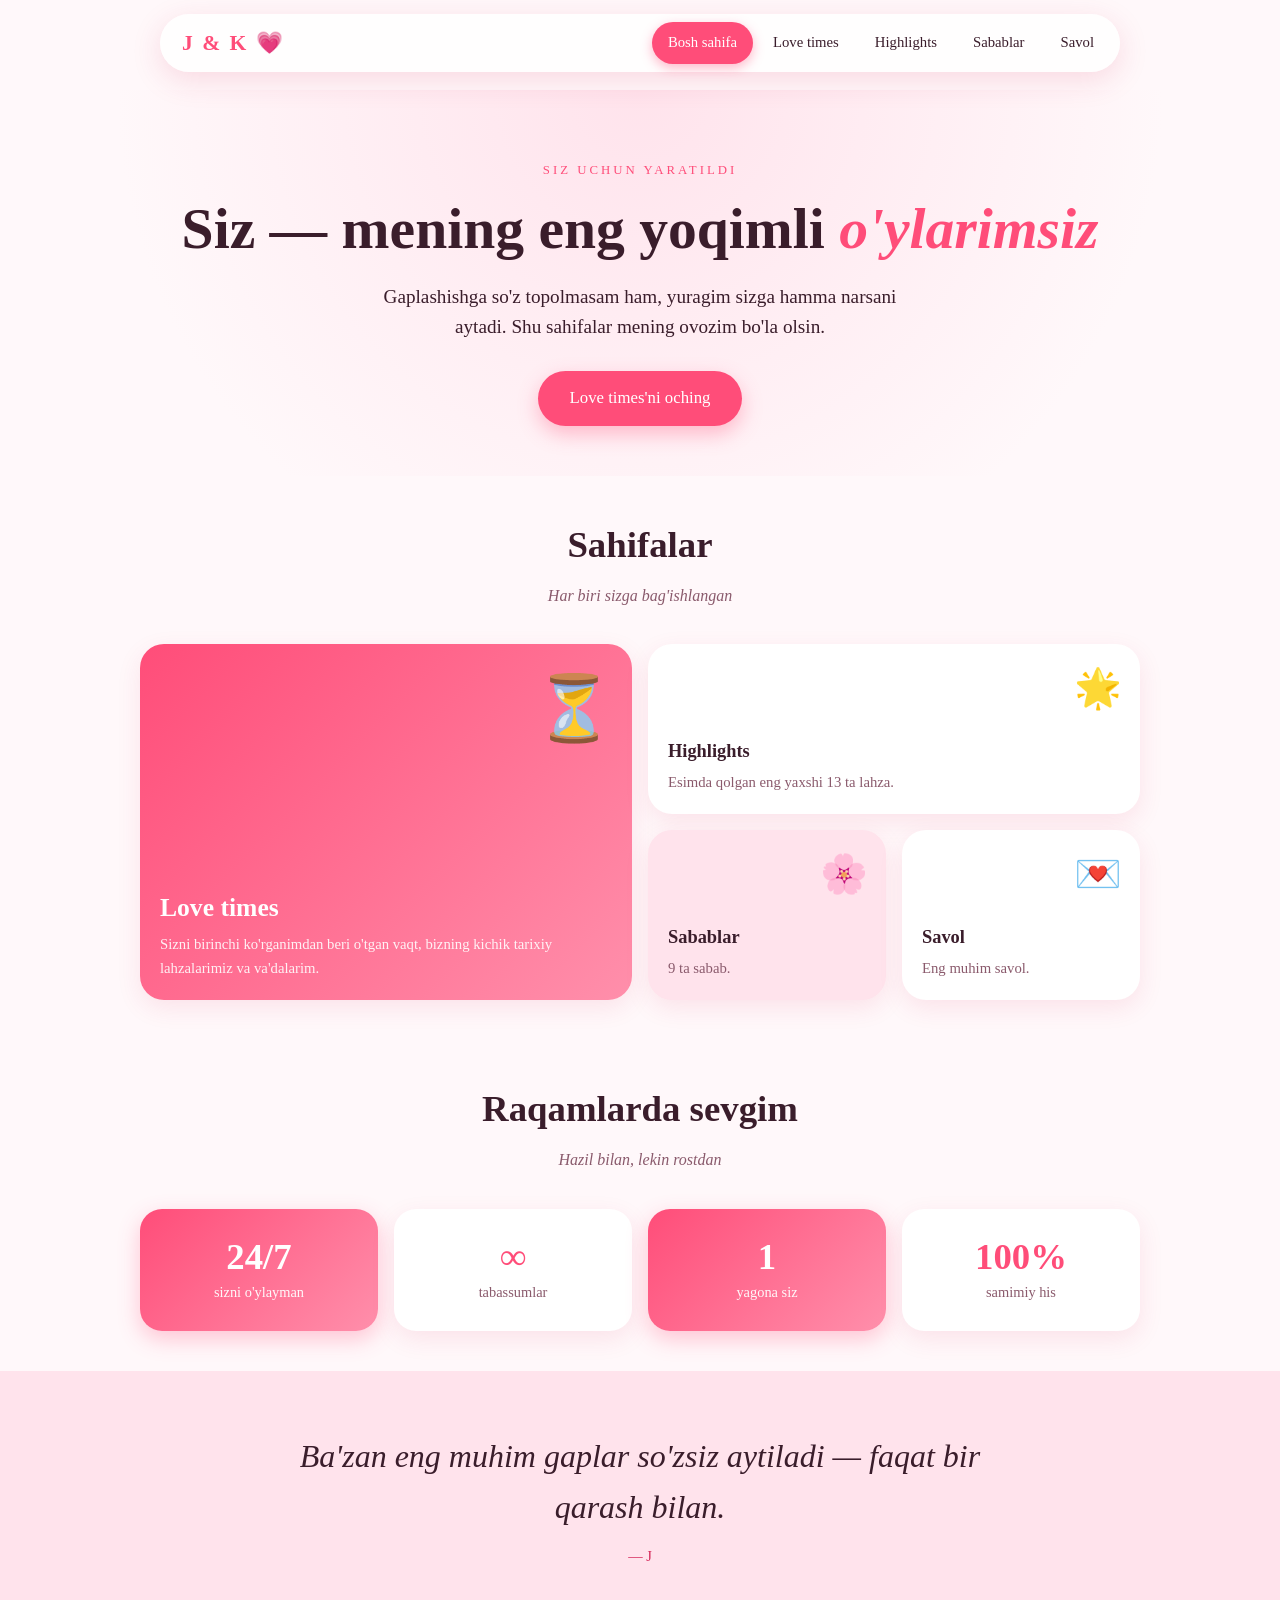
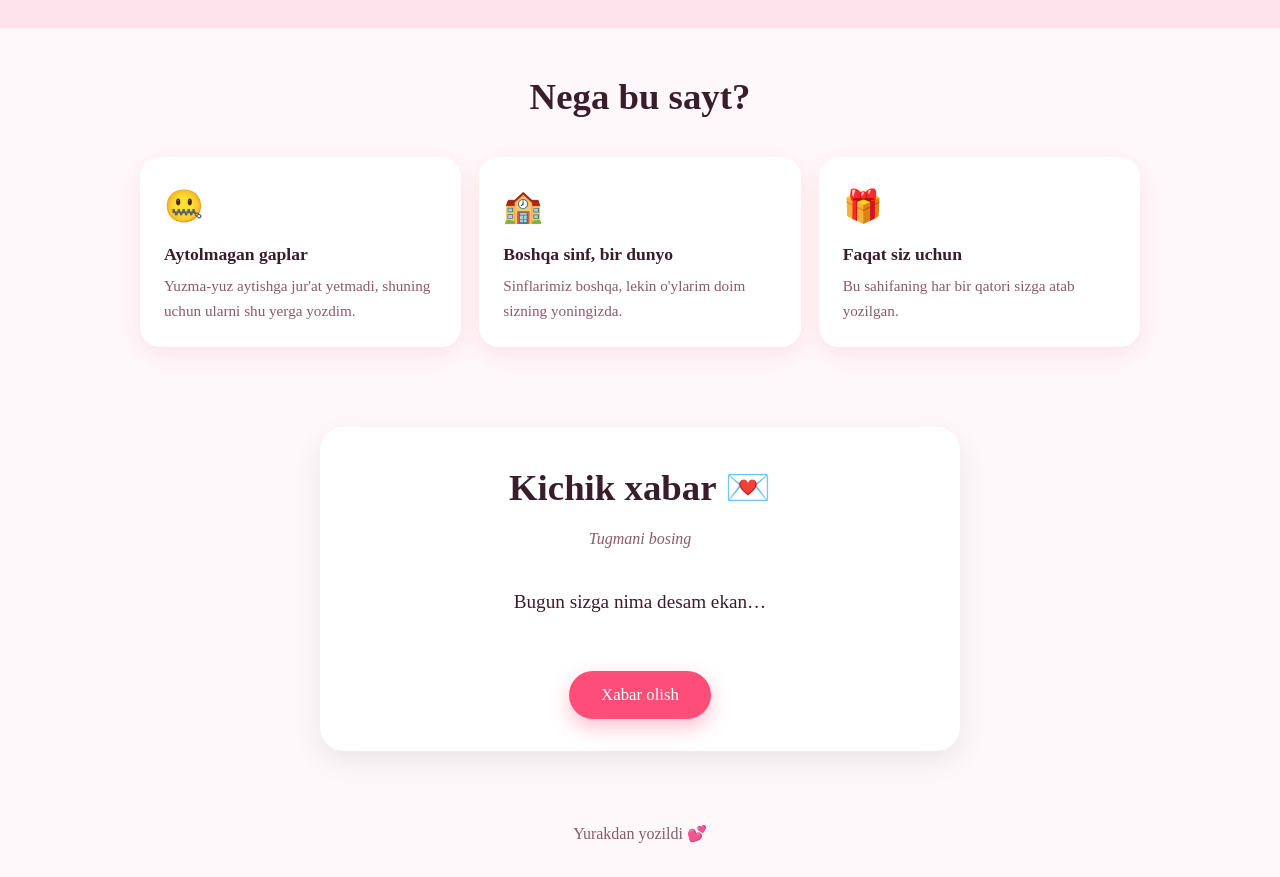
<file: index.html>
<!DOCTYPE html>
<html lang="uz">

<head>
    <meta charset="UTF-8">
    <meta name="viewport" content="width=device-width, initial-scale=1.0">
    <meta name="google-site-verification" content="iVejlOu7AwuIZnRMknIH1VVG9mCqDDyuB6DONfmsVPE" />
    <title>Love times</title>
    <link rel="stylesheet" href="style.css">
</head>

<body>
    <div class="hearts" id="hearts" aria-hidden="true"></div>

    <header class="nav">
        <a class="logo" href="index.html">J &amp; K 💗</a>
        <button class="nav-toggle" id="nav-toggle" aria-label="Menyu" aria-expanded="false">☰</button>
        <nav class="nav-links" id="nav-links">
            <a href="index.html" class="active">Bosh sahifa</a>
            <a href="love-times.html">Love times</a>
            <a href="highlights.html">Highlights</a>
            <a href="reasons.html">Sabablar</a>
            <a href="question.html">Savol</a>
        </nav>
    </header>

    <main>
        <section class="hero">
            <div class="container">
                <p class="eyebrow">Siz uchun yaratildi</p>
                <h1>Siz — mening eng yoqimli <span>o'ylarimsiz</span></h1>
                <p class="lead">Gaplashishga so'z topolmasam ham, yuragim sizga hamma narsani aytadi. Shu sahifalar
                    mening ovozim bo'la olsin.</p>
                <a href="love-times.html" class="btn">Love times'ni oching</a>
            </div>
        </section>

        <section class="block">
            <div class="container">
                <div class="section-head">
                    <h2>Sahifalar</h2>
                    <p class="hint">Har biri sizga bag'ishlangan</p>
                </div>
                <div class="bento">
                    <a class="tile big pink" href="love-times.html">
                        <span class="emoji">⏳</span>
                        <h3>Love times</h3>
                        <p>Sizni birinchi ko'rganimdan beri o'tgan vaqt, bizning kichik tarixiy lahzalarimiz va
                            va'dalarim.</p>
                    </a>
                    <a class="tile wide" href="highlights.html">
                        <span class="emoji">🌟</span>
                        <h3>Highlights</h3>
                        <p>Esimda qolgan eng yaxshi 13 ta lahza.</p>
                    </a>
                    <a class="tile soft" href="reasons.html">
                        <span class="emoji">🌸</span>
                        <h3>Sabablar</h3>
                        <p>9 ta sabab.</p>
                    </a>
                    <a class="tile" href="question.html">
                        <span class="emoji">💌</span>
                        <h3>Savol</h3>
                        <p>Eng muhim savol.</p>
                    </a>
                </div>
            </div>
        </section>

        <section class="block">
            <div class="container">
                <div class="section-head">
                    <h2>Raqamlarda sevgim</h2>
                    <p class="hint">Hazil bilan, lekin rostdan</p>
                </div>
                <div class="stats">
                    <div class="stat"><b>24/7</b><span>sizni o'ylayman</span></div>
                    <div class="stat light"><b>∞</b><span>tabassumlar</span></div>
                    <div class="stat"><b>1</b><span>yagona siz</span></div>
                    <div class="stat light"><b>100%</b><span>samimiy his</span></div>
                </div>
            </div>
        </section>

        <section class="quote-band">
            <div class="container">
                <blockquote>
                    Ba'zan eng muhim gaplar so'zsiz aytiladi — faqat bir qarash bilan.
                    <small>— J</small>
                </blockquote>
            </div>
        </section>

        <section class="block">
            <div class="container">
                <div class="section-head">
                    <h2>Nega bu sayt?</h2>
                </div>
                <div class="grid-3">
                    <div class="info">
                        <span class="emoji">🤐</span>
                        <h3>Aytolmagan gaplar</h3>
                        <p>Yuzma-yuz aytishga jur'at yetmadi, shuning uchun ularni shu yerga yozdim.</p>
                    </div>
                    <div class="info">
                        <span class="emoji">🏫</span>
                        <h3>Boshqa sinf, bir dunyo</h3>
                        <p>Sinflarimiz boshqa, lekin o'ylarim doim sizning yoningizda.</p>
                    </div>
                    <div class="info">
                        <span class="emoji">🎁</span>
                        <h3>Faqat siz uchun</h3>
                        <p>Bu sahifaning har bir qatori sizga atab yozilgan.</p>
                    </div>
                </div>
            </div>
        </section>

        <section class="block">
            <div class="container">
                <div class="note-box">
                    <h2>Kichik xabar 💌</h2>
                    <p class="hint">Tugmani bosing</p>
                    <p class="note-text" id="note-text">Bugun sizga nima desam ekan…</p>
                    <button class="btn" id="note-btn">Xabar olish</button>
                </div>
            </div>
        </section>
    </main>

    <footer>
        <p>Yurakdan yozildi 💕</p>
    </footer>
    <script src="app.js"></script>
</body>

</html>
</file>
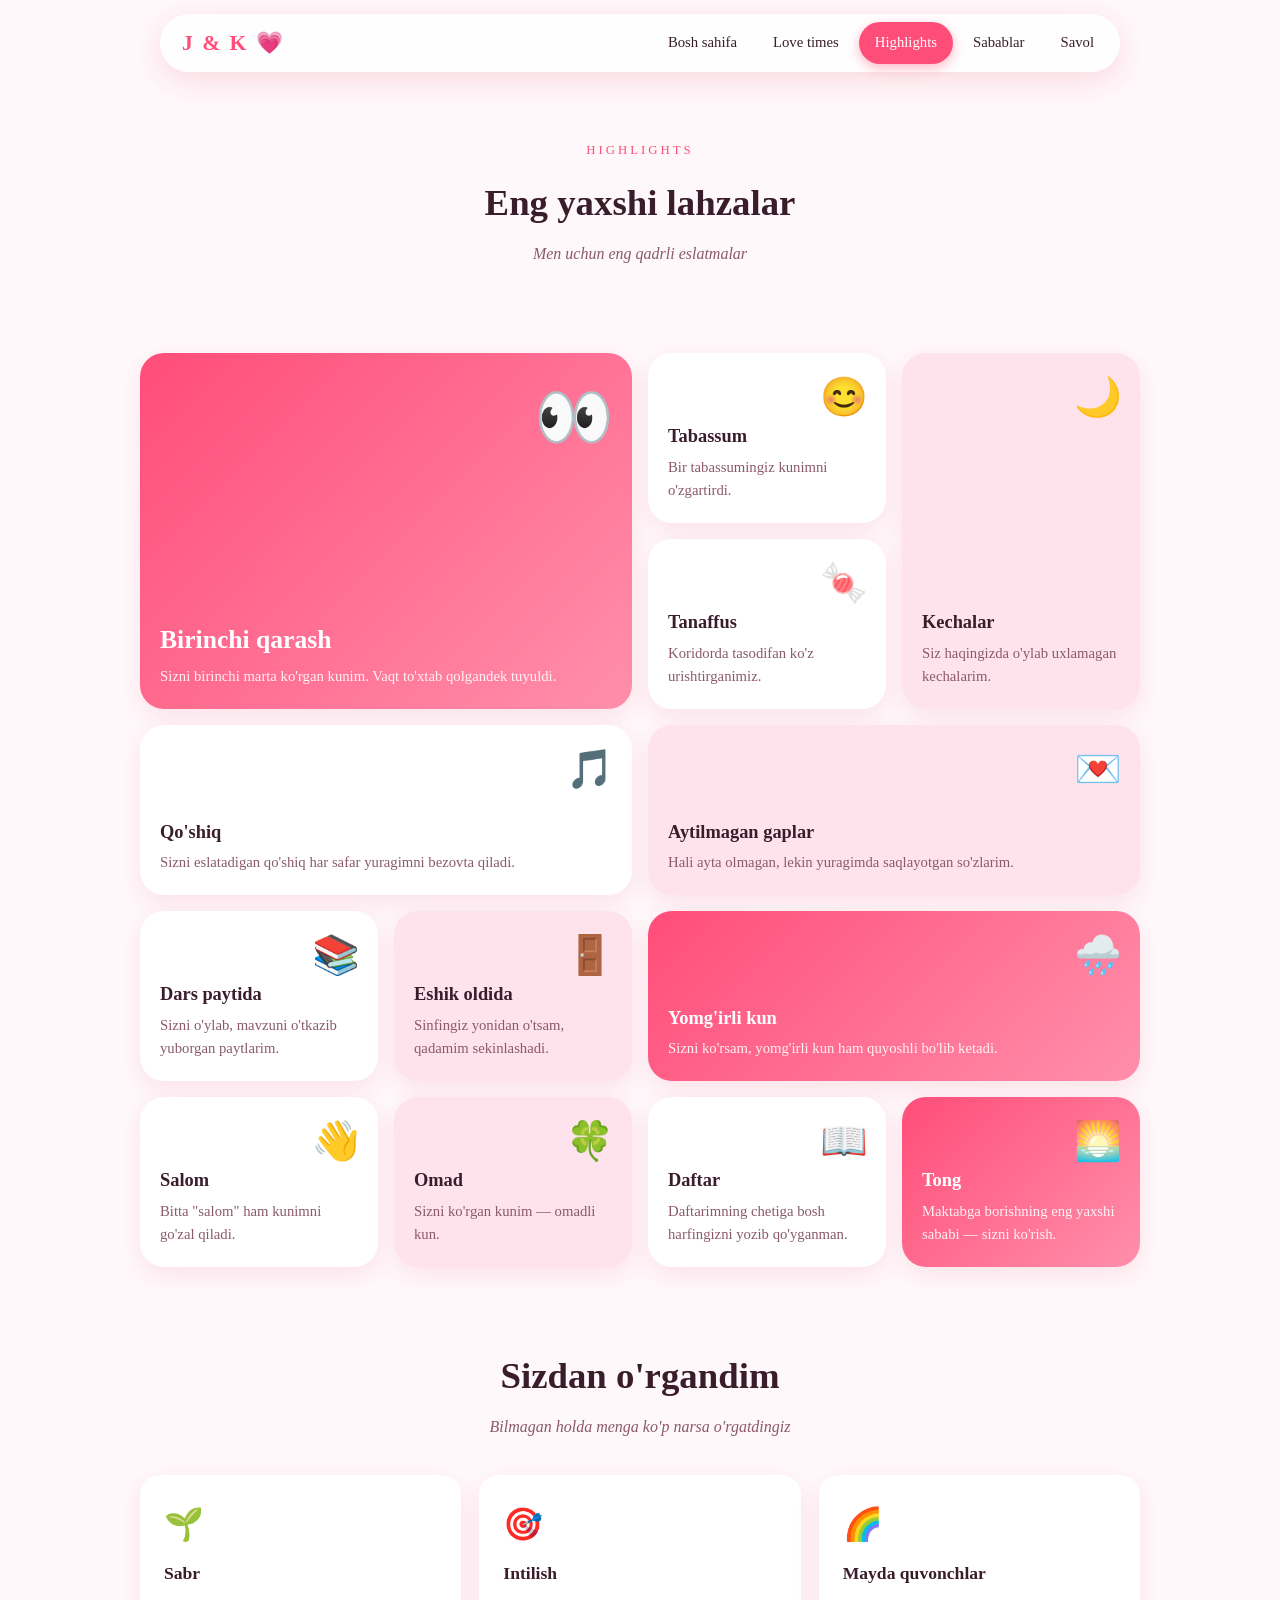
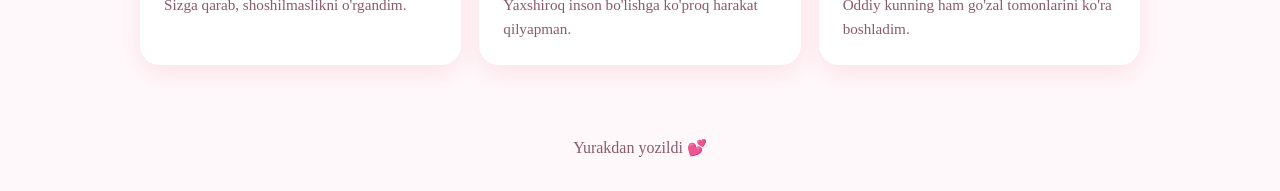
<file: highlights.html>
<!DOCTYPE html>
<html lang="uz">

<head>
    <meta charset="UTF-8">
    <meta name="viewport" content="width=device-width, initial-scale=1.0">
    <title>Highlights</title>
    <link rel="stylesheet" href="style.css">
</head>

<body>
    <div class="hearts" id="hearts" aria-hidden="true"></div>

    <header class="nav">
        <a class="logo" href="index.html">J &amp; K 💗</a>
        <button class="nav-toggle" id="nav-toggle" aria-label="Menyu" aria-expanded="false">☰</button>
        <nav class="nav-links" id="nav-links">
            <a href="index.html">Bosh sahifa</a>
            <a href="love-times.html">Love times</a>
            <a href="highlights.html" class="active">Highlights</a>
            <a href="reasons.html">Sabablar</a>
            <a href="question.html">Savol</a>
        </nav>
    </header>

    <main>
        <section class="page-title container">
            <p class="eyebrow">Highlights</p>
            <h2>Eng yaxshi lahzalar</h2>
            <p class="hint">Men uchun eng qadrli eslatmalar</p>
        </section>

        <section class="block">
            <div class="container">
                <div class="bento">
                    <div class="tile big pink">
                        <span class="emoji">👀</span>
                        <h3>Birinchi qarash</h3>
                        <p>Sizni birinchi marta ko'rgan kunim. Vaqt to'xtab qolgandek tuyuldi.</p>
                    </div>
                    <div class="tile">
                        <span class="emoji">😊</span>
                        <h3>Tabassum</h3>
                        <p>Bir tabassumingiz kunimni o'zgartirdi.</p>
                    </div>
                    <div class="tile soft tall">
                        <span class="emoji">🌙</span>
                        <h3>Kechalar</h3>
                        <p>Siz haqingizda o'ylab uxlamagan kechalarim.</p>
                    </div>
                    <div class="tile">
                        <span class="emoji">🍬</span>
                        <h3>Tanaffus</h3>
                        <p>Koridorda tasodifan ko'z urishtirganimiz.</p>
                    </div>
                    <div class="tile wide">
                        <span class="emoji">🎵</span>
                        <h3>Qo'shiq</h3>
                        <p>Sizni eslatadigan qo'shiq har safar yuragimni bezovta qiladi.</p>
                    </div>
                    <div class="tile wide soft">
                        <span class="emoji">💌</span>
                        <h3>Aytilmagan gaplar</h3>
                        <p>Hali ayta olmagan, lekin yuragimda saqlayotgan so'zlarim.</p>
                    </div>
                    <div class="tile">
                        <span class="emoji">📚</span>
                        <h3>Dars paytida</h3>
                        <p>Sizni o'ylab, mavzuni o'tkazib yuborgan paytlarim.</p>
                    </div>
                    <div class="tile soft">
                        <span class="emoji">🚪</span>
                        <h3>Eshik oldida</h3>
                        <p>Sinfingiz yonidan o'tsam, qadamim sekinlashadi.</p>
                    </div>
                    <div class="tile wide pink">
                        <span class="emoji">🌧️</span>
                        <h3>Yomg'irli kun</h3>
                        <p>Sizni ko'rsam, yomg'irli kun ham quyoshli bo'lib ketadi.</p>
                    </div>
                    <div class="tile">
                        <span class="emoji">👋</span>
                        <h3>Salom</h3>
                        <p>Bitta "salom" ham kunimni go'zal qiladi.</p>
                    </div>
                    <div class="tile soft">
                        <span class="emoji">🍀</span>
                        <h3>Omad</h3>
                        <p>Sizni ko'rgan kunim — omadli kun.</p>
                    </div>
                    <div class="tile">
                        <span class="emoji">📖</span>
                        <h3>Daftar</h3>
                        <p>Daftarimning chetiga bosh harfingizni yozib qo'yganman.</p>
                    </div>
                    <div class="tile pink">
                        <span class="emoji">🌅</span>
                        <h3>Tong</h3>
                        <p>Maktabga borishning eng yaxshi sababi — sizni ko'rish.</p>
                    </div>
                </div>
            </div>
        </section>

        <section class="block">
            <div class="container">
                <div class="section-head">
                    <h2>Sizdan o'rgandim</h2>
                    <p class="hint">Bilmagan holda menga ko'p narsa o'rgatdingiz</p>
                </div>
                <div class="grid-3">
                    <div class="info"><span class="emoji">🌱</span>
                        <h3>Sabr</h3>
                        <p>Sizga qarab, shoshilmaslikni o'rgandim.</p>
                    </div>
                    <div class="info"><span class="emoji">🎯</span>
                        <h3>Intilish</h3>
                        <p>Yaxshiroq inson bo'lishga ko'proq harakat qilyapman.</p>
                    </div>
                    <div class="info"><span class="emoji">🌈</span>
                        <h3>Mayda quvonchlar</h3>
                        <p>Oddiy kunning ham go'zal tomonlarini ko'ra boshladim.</p>
                    </div>
                </div>
            </div>
        </section>
    </main>

    <footer>
        <p>Yurakdan yozildi 💕</p>
    </footer>
    <script src="app.js"></script>
</body>

</html>
</file>
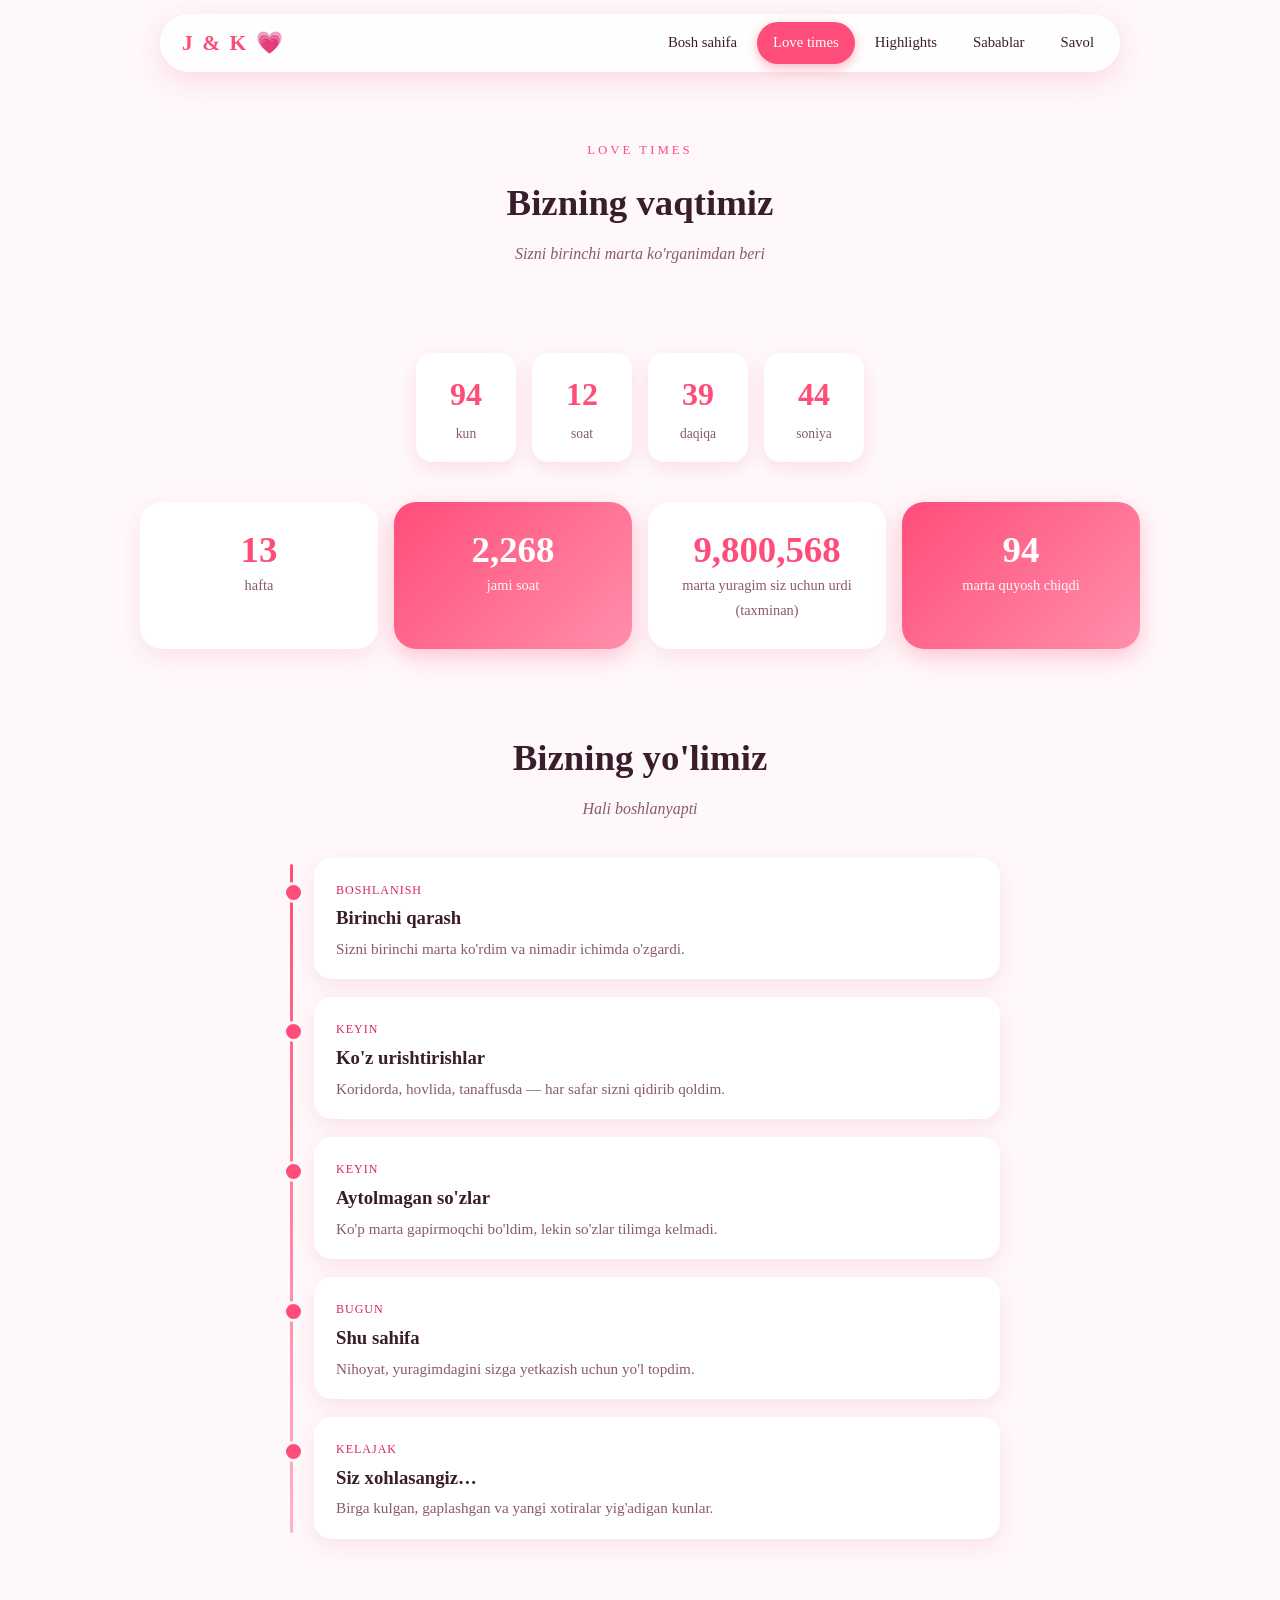
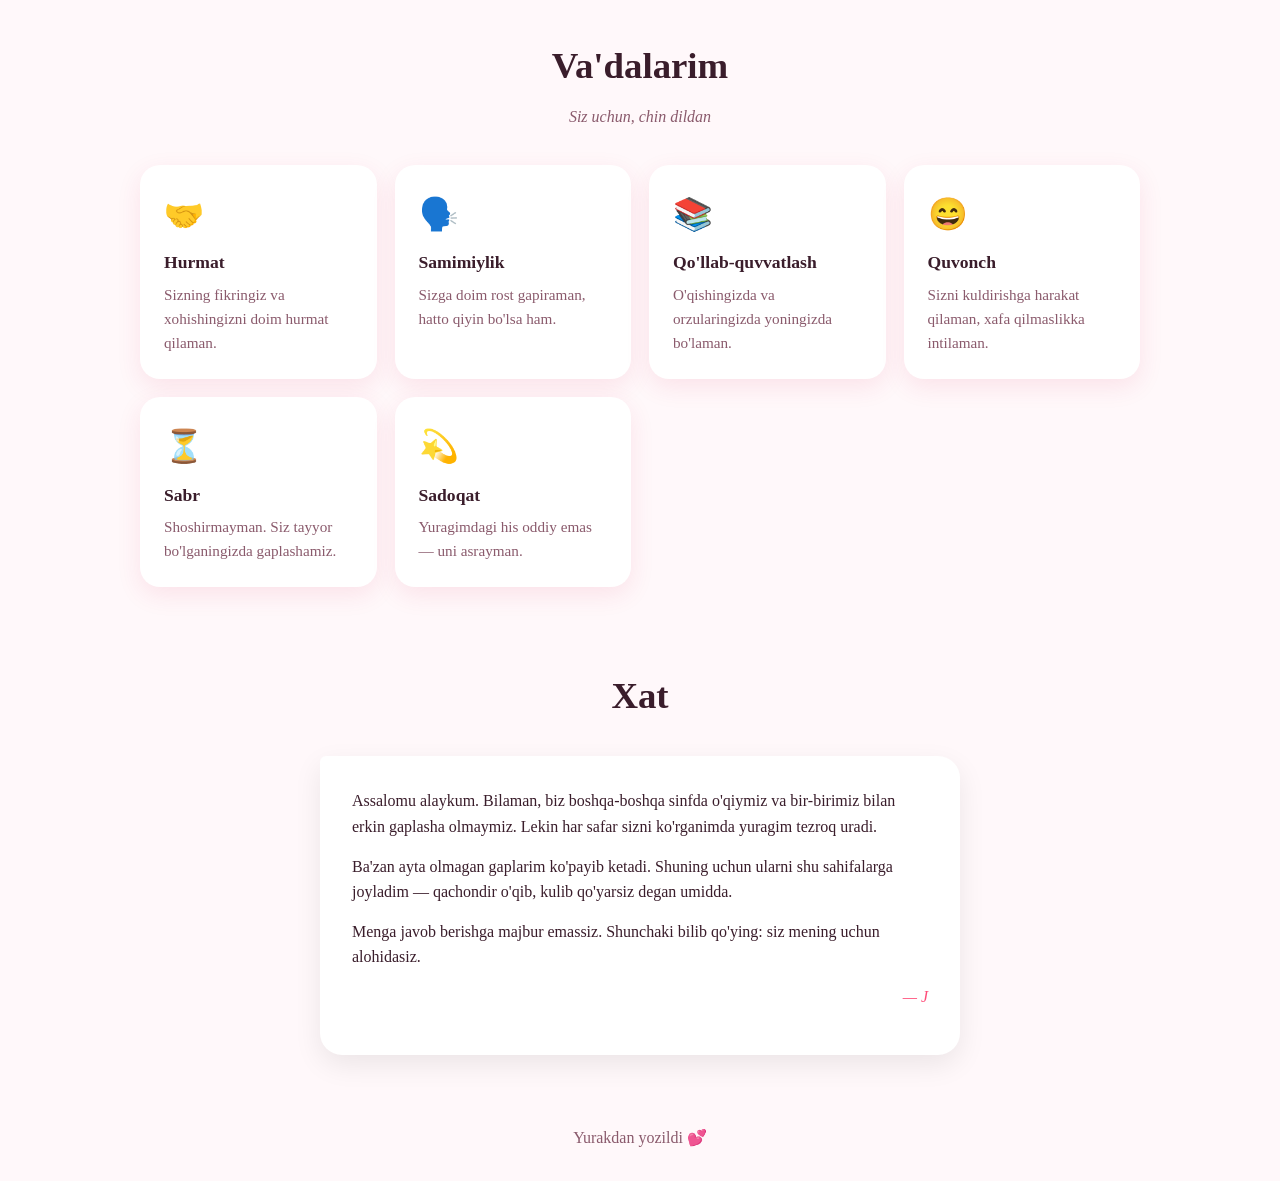
<file: love-times.html>
<!DOCTYPE html>
<html lang="uz">

<head>
    <meta charset="UTF-8">
    <meta name="viewport" content="width=device-width, initial-scale=1.0">
    <title>Love times</title>
    <link rel="stylesheet" href="style.css">
</head>

<body>
    <div class="hearts" id="hearts" aria-hidden="true"></div>

    <header class="nav">
        <a class="logo" href="index.html">J &amp; K 💗</a>
        <button class="nav-toggle" id="nav-toggle" aria-label="Menyu" aria-expanded="false">☰</button>
        <nav class="nav-links" id="nav-links">
            <a href="index.html">Bosh sahifa</a>
            <a href="love-times.html" class="active">Love times</a>
            <a href="highlights.html">Highlights</a>
            <a href="reasons.html">Sabablar</a>
            <a href="question.html">Savol</a>
        </nav>
    </header>

    <main>
        <section class="page-title container">
            <p class="eyebrow">Love times</p>
            <h2>Bizning vaqtimiz</h2>
            <p class="hint">Sizni birinchi marta ko'rganimdan beri</p>
        </section>

        <section class="block">
            <div class="container">
                <div class="counter" id="counter">
                    <div><b id="c-days">0</b><span>kun</span></div>
                    <div><b id="c-hours">0</b><span>soat</span></div>
                    <div><b id="c-mins">0</b><span>daqiqa</span></div>
                    <div><b id="c-secs">0</b><span>soniya</span></div>
                </div>
                <div class="stats">
                    <div class="stat light"><b id="s-weeks">0</b><span>hafta</span></div>
                    <div class="stat"><b id="s-hours">0</b><span>jami soat</span></div>
                    <div class="stat light"><b id="s-beats">0</b><span>marta yuragim siz uchun urdi (taxminan)</span>
                    </div>
                    <div class="stat"><b id="s-sun">0</b><span>marta quyosh chiqdi</span></div>
                </div>
            </div>
        </section>

        <section class="block">
            <div class="container">
                <div class="section-head">
                    <h2>Bizning yo'limiz</h2>
                    <p class="hint">Hali boshlanyapti</p>
                </div>
                <div class="timeline">
                    <div class="tl-item">
                        <small>Boshlanish</small>
                        <h3>Birinchi qarash</h3>
                        <p>Sizni birinchi marta ko'rdim va nimadir ichimda o'zgardi.</p>
                    </div>
                    <div class="tl-item">
                        <small>Keyin</small>
                        <h3>Ko'z urishtirishlar</h3>
                        <p>Koridorda, hovlida, tanaffusda — har safar sizni qidirib qoldim.</p>
                    </div>
                    <div class="tl-item">
                        <small>Keyin</small>
                        <h3>Aytolmagan so'zlar</h3>
                        <p>Ko'p marta gapirmoqchi bo'ldim, lekin so'zlar tilimga kelmadi.</p>
                    </div>
                    <div class="tl-item">
                        <small>Bugun</small>
                        <h3>Shu sahifa</h3>
                        <p>Nihoyat, yuragimdagini sizga yetkazish uchun yo'l topdim.</p>
                    </div>
                    <div class="tl-item">
                        <small>Kelajak</small>
                        <h3>Siz xohlasangiz…</h3>
                        <p>Birga kulgan, gaplashgan va yangi xotiralar yig'adigan kunlar.</p>
                    </div>
                </div>
            </div>
        </section>

        <section class="block">
            <div class="container">
                <div class="section-head">
                    <h2>Va'dalarim</h2>
                    <p class="hint">Siz uchun, chin dildan</p>
                </div>
                <div class="grid-3">
                    <div class="info"><span class="emoji">🤝</span>
                        <h3>Hurmat</h3>
                        <p>Sizning fikringiz va xohishingizni doim hurmat qilaman.</p>
                    </div>
                    <div class="info"><span class="emoji">🗣️</span>
                        <h3>Samimiylik</h3>
                        <p>Sizga doim rost gapiraman, hatto qiyin bo'lsa ham.</p>
                    </div>
                    <div class="info"><span class="emoji">📚</span>
                        <h3>Qo'llab-quvvatlash</h3>
                        <p>O'qishingizda va orzularingizda yoningizda bo'laman.</p>
                    </div>
                    <div class="info"><span class="emoji">😄</span>
                        <h3>Quvonch</h3>
                        <p>Sizni kuldirishga harakat qilaman, xafa qilmaslikka intilaman.</p>
                    </div>
                    <div class="info"><span class="emoji">⏳</span>
                        <h3>Sabr</h3>
                        <p>Shoshirmayman. Siz tayyor bo'lganingizda gaplashamiz.</p>
                    </div>
                    <div class="info"><span class="emoji">💫</span>
                        <h3>Sadoqat</h3>
                        <p>Yuragimdagi his oddiy emas — uni asrayman.</p>
                    </div>
                </div>
            </div>
        </section>

        <section class="block">
            <div class="container">
                <div class="section-head">
                    <h2>Xat</h2>
                </div>
                <div class="letter">
                    <p>Assalomu alaykum. Bilaman, biz boshqa-boshqa sinfda o'qiymiz va bir-birimiz bilan erkin gaplasha
                        olmaymiz. Lekin har safar sizni ko'rganimda yuragim tezroq uradi.</p>
                    <p>Ba'zan ayta olmagan gaplarim ko'payib ketadi. Shuning uchun ularni shu sahifalarga joyladim —
                        qachondir o'qib, kulib qo'yarsiz degan umidda.</p>
                    <p>Menga javob berishga majbur emassiz. Shunchaki bilib qo'ying: siz mening uchun alohidasiz.</p>
                    <p class="sign">— J</p>
                </div>
            </div>
        </section>
    </main>

    <footer>
        <p>Yurakdan yozildi 💕</p>
    </footer>
    <script src="app.js"></script>
</body>

</html>
</file>
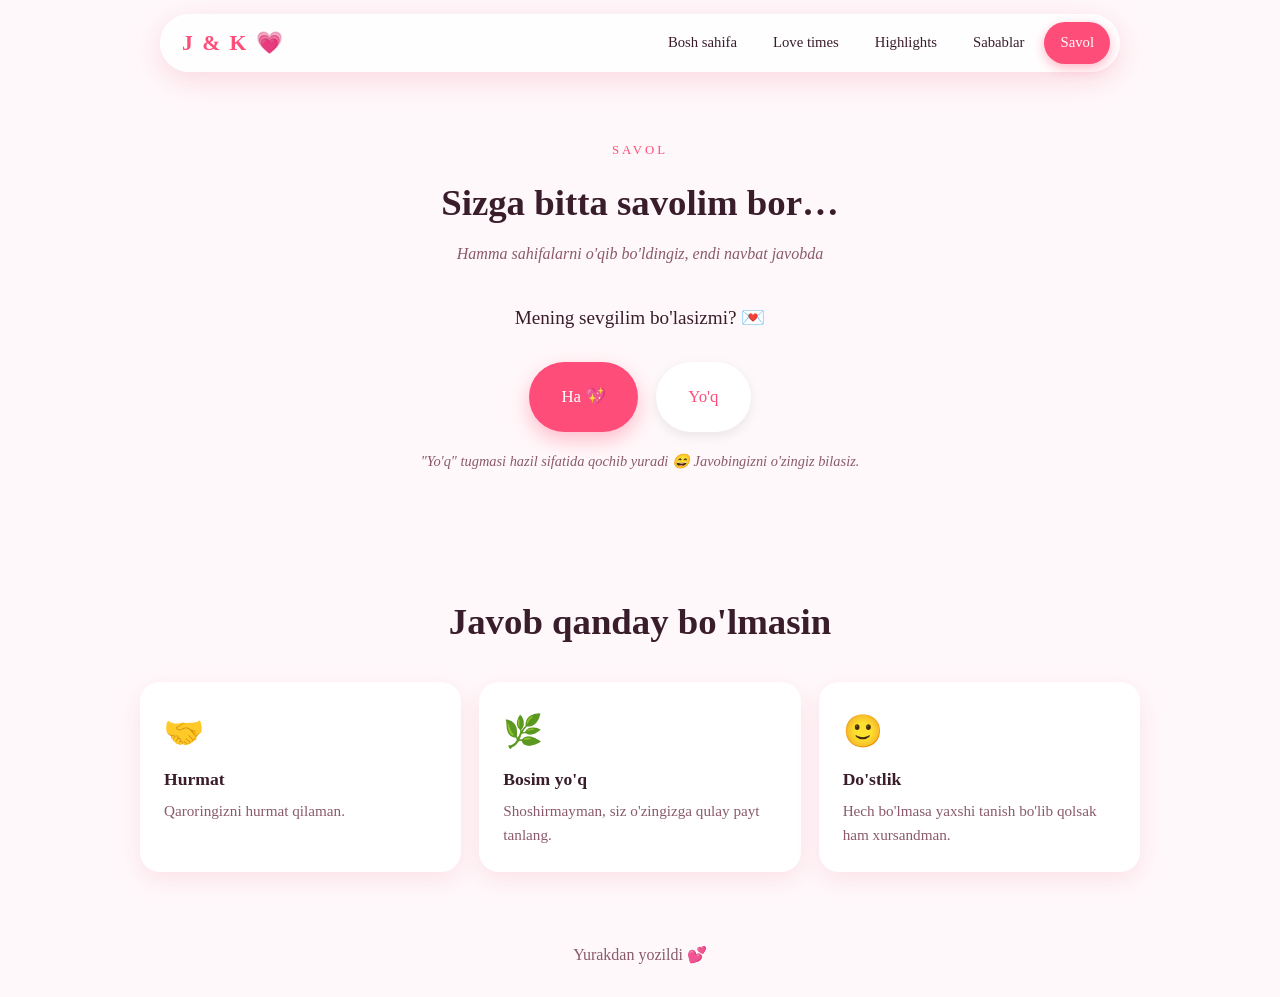
<file: question.html>
<!DOCTYPE html>
<html lang="uz">

<head>
    <meta charset="UTF-8">
    <meta name="viewport" content="width=device-width, initial-scale=1.0">
    <title>Savol</title>
    <link rel="stylesheet" href="style.css">
</head>

<body>
    <div class="hearts" id="hearts" aria-hidden="true"></div>

    <header class="nav">
        <a class="logo" href="index.html">J &amp; K 💗</a>
        <button class="nav-toggle" id="nav-toggle" aria-label="Menyu" aria-expanded="false">☰</button>
        <nav class="nav-links" id="nav-links">
            <a href="index.html">Bosh sahifa</a>
            <a href="love-times.html">Love times</a>
            <a href="highlights.html">Highlights</a>
            <a href="reasons.html">Sabablar</a>
            <a href="question.html" class="active">Savol</a>
        </nav>
    </header>

    <main>
        <section class="section">
            <div class="container cta">
                <p class="eyebrow">Savol</p>
                <h2>Sizga bitta savolim bor…</h2>
                <p class="hint">Hamma sahifalarni o'qib bo'ldingiz, endi navbat javobda</p>
                <p class="lead" id="cta-text">Mening sevgilim bo'lasizmi? 💌</p>
                <div class="cta-buttons" id="cta-buttons">
                    <button class="btn" id="yes">Ha 💖</button>
                    <button class="btn btn-ghost" id="no">Yo'q</button>
                </div>
                <p class="small-note">"Yo'q" tugmasi hazil sifatida qochib yuradi 😄 Javobingizni o'zingiz bilasiz.</p>
            </div>
        </section>

        <section class="block">
            <div class="container">
                <div class="section-head">
                    <h2>Javob qanday bo'lmasin</h2>
                </div>
                <div class="grid-3">
                    <div class="info"><span class="emoji">🤝</span>
                        <h3>Hurmat</h3>
                        <p>Qaroringizni hurmat qilaman.</p>
                    </div>
                    <div class="info"><span class="emoji">🌿</span>
                        <h3>Bosim yo'q</h3>
                        <p>Shoshirmayman, siz o'zingizga qulay payt tanlang.</p>
                    </div>
                    <div class="info"><span class="emoji">🙂</span>
                        <h3>Do'stlik</h3>
                        <p>Hech bo'lmasa yaxshi tanish bo'lib qolsak ham xursandman.</p>
                    </div>
                </div>
            </div>
        </section>
    </main>

    <footer>
        <p>Yurakdan yozildi 💕</p>
    </footer>
    <script src="app.js"></script>
</body>

</html>
</file>
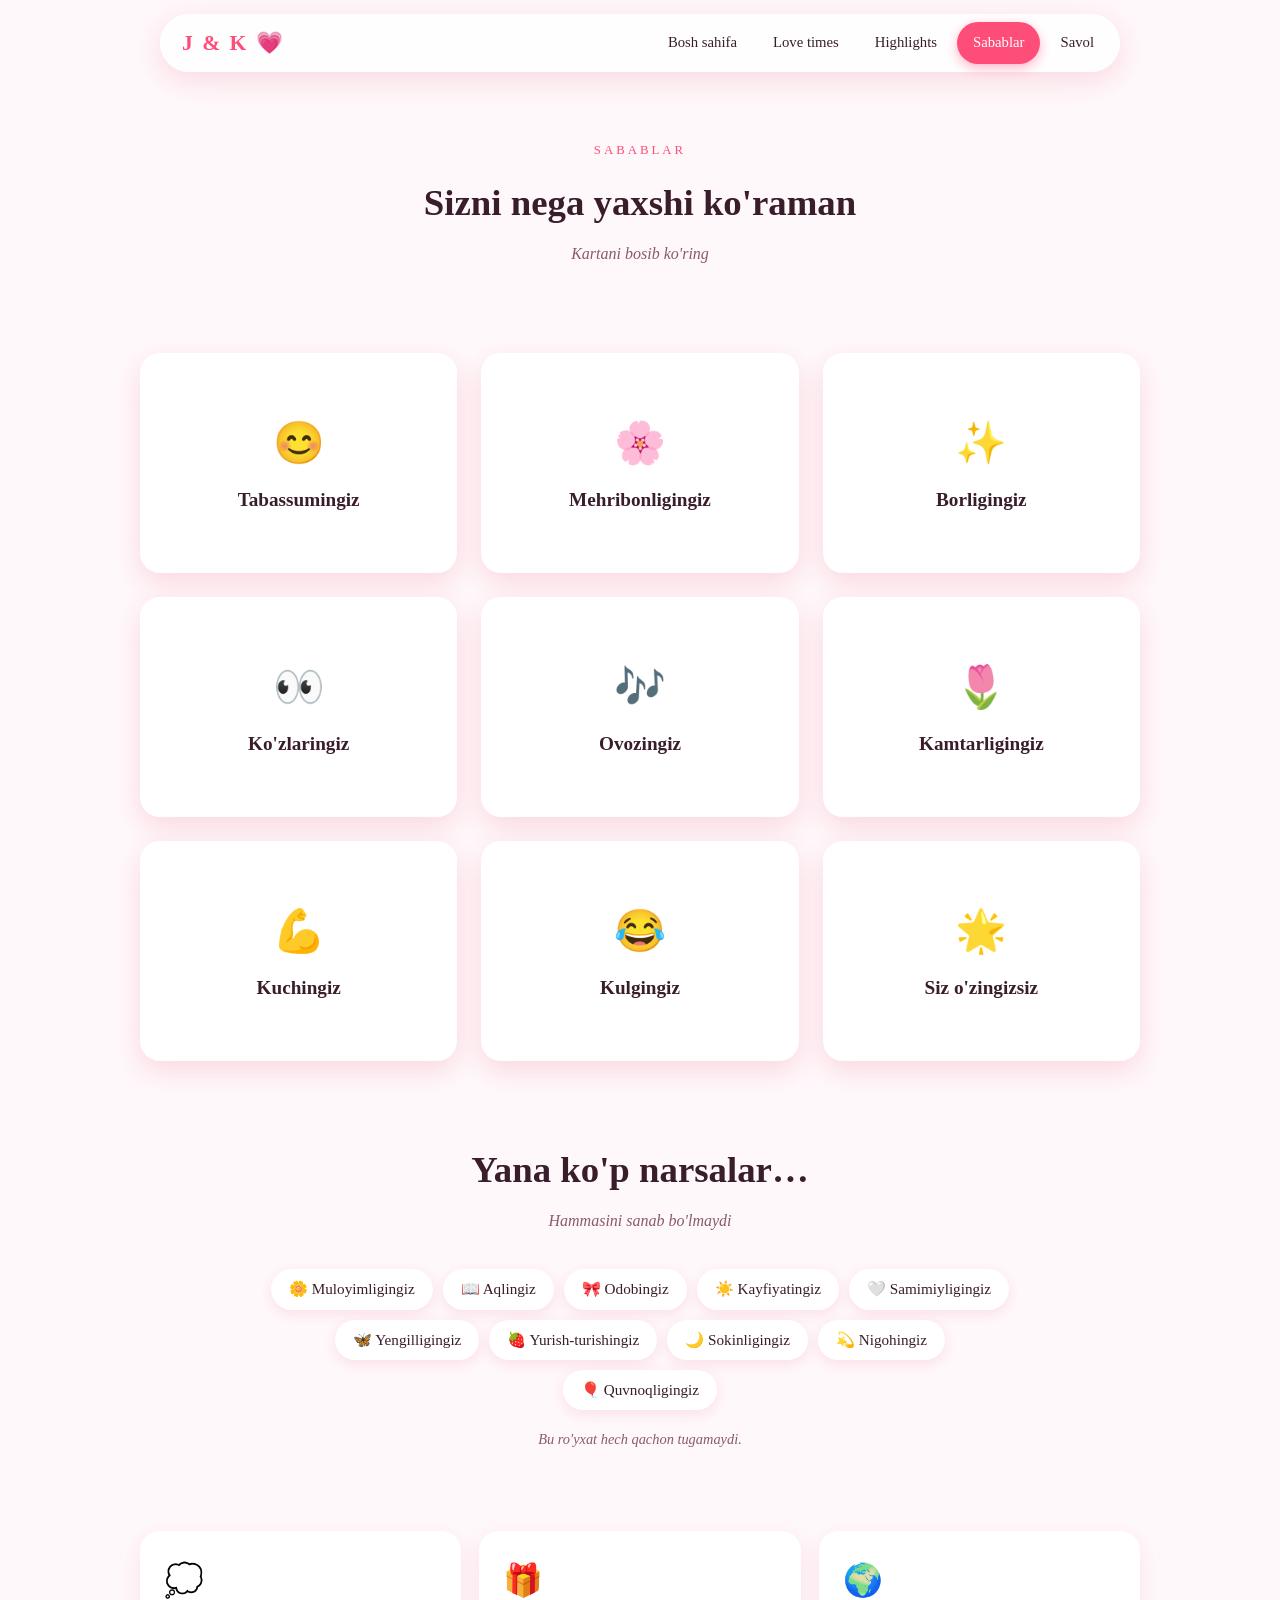
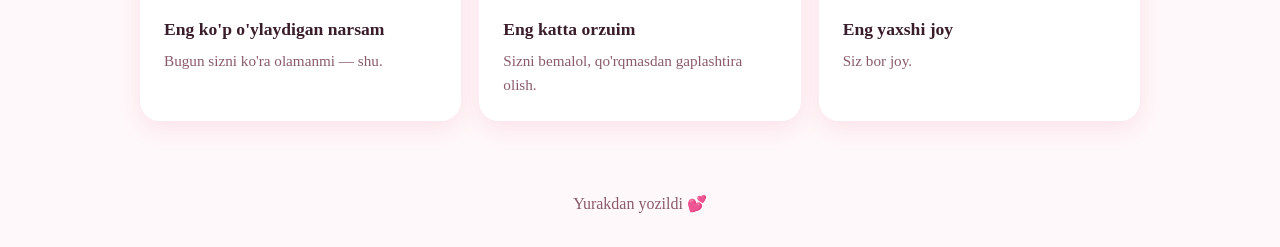
<file: reasons.html>
<!DOCTYPE html>
<html lang="uz">

<head>
    <meta charset="UTF-8">
    <meta name="viewport" content="width=device-width, initial-scale=1.0">
    <title>Sabablar</title>
    <link rel="stylesheet" href="style.css">
</head>

<body>
    <div class="hearts" id="hearts" aria-hidden="true"></div>

    <header class="nav">
        <a class="logo" href="index.html">J &amp; K 💗</a>
        <button class="nav-toggle" id="nav-toggle" aria-label="Menyu" aria-expanded="false">☰</button>
        <nav class="nav-links" id="nav-links">
            <a href="index.html">Bosh sahifa</a>
            <a href="love-times.html">Love times</a>
            <a href="highlights.html">Highlights</a>
            <a href="reasons.html" class="active">Sabablar</a>
            <a href="question.html">Savol</a>
        </nav>
    </header>

    <main>
        <section class="page-title container">
            <p class="eyebrow">Sabablar</p>
            <h2>Sizni nega yaxshi ko'raman</h2>
            <p class="hint">Kartani bosib ko'ring</p>
        </section>

        <section class="block">
            <div class="container">
                <div class="cards">
                    <div class="card" tabindex="0">
                        <div class="card-inner">
                            <div class="card-face card-front">😊<h3>Tabassumingiz</h3>
                            </div>
                            <div class="card-face card-back">Kulganingizda butun kun yorishib ketadi.</div>
                        </div>
                    </div>
                    <div class="card" tabindex="0">
                        <div class="card-inner">
                            <div class="card-face card-front">🌸<h3>Mehribonligingiz</h3>
                            </div>
                            <div class="card-face card-back">Atrofingizdagilarga bergan iliqligingiz meni hayratda
                                qoldiradi.</div>
                        </div>
                    </div>
                    <div class="card" tabindex="0">
                        <div class="card-inner">
                            <div class="card-face card-front">✨<h3>Borligingiz</h3>
                            </div>
                            <div class="card-face card-back">Siz shunchaki borsiz — va bu menga yetarli.</div>
                        </div>
                    </div>
                    <div class="card" tabindex="0">
                        <div class="card-inner">
                            <div class="card-face card-front">👀<h3>Ko'zlaringiz</h3>
                            </div>
                            <div class="card-face card-back">Ko'zlaringizga qarasam, tilimdan so'z chiqmay qoladi.</div>
                        </div>
                    </div>
                    <div class="card" tabindex="0">
                        <div class="card-inner">
                            <div class="card-face card-front">🎶<h3>Ovozingiz</h3>
                            </div>
                            <div class="card-face card-back">Ovozingiz men uchun eng yoqimli musiqa.</div>
                        </div>
                    </div>
                    <div class="card" tabindex="0">
                        <div class="card-inner">
                            <div class="card-face card-front">🌷<h3>Kamtarligingiz</h3>
                            </div>
                            <div class="card-face card-back">Kamtarligingiz sizni yanada go'zal qiladi.</div>
                        </div>
                    </div>
                    <div class="card" tabindex="0">
                        <div class="card-inner">
                            <div class="card-face card-front">💪<h3>Kuchingiz</h3>
                            </div>
                            <div class="card-face card-back">Qiyin paytlarda ham ruhingizni tushirmaysiz.</div>
                        </div>
                    </div>
                    <div class="card" tabindex="0">
                        <div class="card-inner">
                            <div class="card-face card-front">😂<h3>Kulgingiz</h3>
                            </div>
                            <div class="card-face card-back">Kulgingiz yuqumli — men ham beixtiyor kulaman.</div>
                        </div>
                    </div>
                    <div class="card" tabindex="0">
                        <div class="card-inner">
                            <div class="card-face card-front">🌟<h3>Siz o'zingizsiz</h3>
                            </div>
                            <div class="card-face card-back">Hech kimga o'xshamaysiz — shuning uchun ham sizni yaxshi
                                ko'raman.</div>
                        </div>
                    </div>
                </div>
            </div>
        </section>

        <section class="block">
            <div class="container">
                <div class="section-head">
                    <h2>Yana ko'p narsalar…</h2>
                    <p class="hint">Hammasini sanab bo'lmaydi</p>
                </div>
                <div class="chips">
                    <span class="chip">🌼 Muloyimligingiz</span>
                    <span class="chip">📖 Aqlingiz</span>
                    <span class="chip">🎀 Odobingiz</span>
                    <span class="chip">☀️ Kayfiyatingiz</span>
                    <span class="chip">🤍 Samimiyligingiz</span>
                    <span class="chip">🦋 Yengilligingiz</span>
                    <span class="chip">🍓 Yurish-turishingiz</span>
                    <span class="chip">🌙 Sokinligingiz</span>
                    <span class="chip">💫 Nigohingiz</span>
                    <span class="chip">🎈 Quvnoqligingiz</span>
                </div>
                <p class="small-note">Bu ro'yxat hech qachon tugamaydi.</p>
            </div>
        </section>

        <section class="block">
            <div class="container">
                <div class="grid-3">
                    <div class="info"><span class="emoji">💭</span>
                        <h3>Eng ko'p o'ylaydigan narsam</h3>
                        <p>Bugun sizni ko'ra olamanmi — shu.</p>
                    </div>
                    <div class="info"><span class="emoji">🎁</span>
                        <h3>Eng katta orzuim</h3>
                        <p>Sizni bemalol, qo'rqmasdan gaplashtira olish.</p>
                    </div>
                    <div class="info"><span class="emoji">🌍</span>
                        <h3>Eng yaxshi joy</h3>
                        <p>Siz bor joy.</p>
                    </div>
                </div>
            </div>
        </section>
    </main>

    <footer>
        <p>Yurakdan yozildi 💕</p>
    </footer>
    <script src="app.js"></script>
</body>

</html>
</file>
<file: style.css>
:root {
    --pink: #ff4d79;
    --pink-dark: #d6285a;
    --pink-soft: #ffe3ec;
    --cream: #fff8fa;
    --ink: #3a1d2b;
    --muted: #8a5a6c;
}

* {
    box-sizing: border-box;
    margin: 0;
    padding: 0;
}

html {
    scroll-behavior: smooth;
}

body {
    font-family: Georgia, "Times New Roman", serif;
    background: var(--cream);
    color: var(--ink);
    line-height: 1.6;
    padding-top: 90px;
    min-height: 100vh;
    display: flex;
    flex-direction: column;
}

main {
    flex: 1;
}

.container {
    width: min(1000px, 92%);
    margin: 0 auto;
}

/* ===== Navbar (floating pill) ===== */
.nav {
    position: fixed;
    top: 14px;
    left: 50%;
    transform: translateX(-50%);
    z-index: 20;
    width: min(960px, 94%);
    display: flex;
    justify-content: space-between;
    align-items: center;
    padding: 8px 10px 8px 22px;
    background: rgba(255, 255, 255, .8);
    backdrop-filter: blur(12px);
    border-radius: 999px;
    box-shadow: 0 8px 30px rgba(214, 40, 90, .15);
}

.logo {
    font-size: 1.35rem;
    font-weight: bold;
    color: var(--pink);
    text-decoration: none;
    letter-spacing: 2px;
}

.nav-links {
    display: flex;
    gap: 4px;
}

.nav-links a {
    color: var(--ink);
    text-decoration: none;
    font-size: .92rem;
    padding: 9px 16px;
    border-radius: 999px;
    transition: .2s;
}

.nav-links a:hover {
    background: var(--pink-soft);
    color: var(--pink-dark);
}

.nav-links a.active {
    background: var(--pink);
    color: #fff;
    box-shadow: 0 4px 12px rgba(255, 77, 121, .4);
}

.nav-toggle {
    display: none;
    border: 0;
    background: var(--pink-soft);
    color: var(--pink-dark);
    width: 40px;
    height: 40px;
    border-radius: 50%;
    font-size: 1.2rem;
    cursor: pointer;
}

/* ===== Hero / page titles ===== */
.hero {
    text-align: center;
    padding: 70px 0 50px;
    background: radial-gradient(circle at 50% 0%, var(--pink-soft), var(--cream) 70%);
}

.page-title {
    text-align: center;
    padding: 50px 0 10px;
}

.eyebrow {
    color: var(--pink);
    letter-spacing: 3px;
    text-transform: uppercase;
    font-size: .8rem;
    margin-bottom: 14px;
}

.hero h1 {
    font-size: clamp(2rem, 6vw, 3.6rem);
    line-height: 1.2;
    margin-bottom: 18px;
}

.hero h1 span {
    color: var(--pink);
    font-style: italic;
}

h2 {
    font-size: clamp(1.6rem, 4vw, 2.3rem);
    margin-bottom: 8px;
}

.lead {
    font-size: 1.2rem;
    max-width: 560px;
    margin: 0 auto 28px;
}

.hint {
    color: var(--muted);
    margin-bottom: 36px;
    font-style: italic;
}

.btn {
    display: inline-block;
    border: 0;
    cursor: pointer;
    background: var(--pink);
    color: #fff;
    text-decoration: none;
    padding: 14px 32px;
    border-radius: 999px;
    font-size: 1.05rem;
    font-family: inherit;
    box-shadow: 0 8px 20px rgba(255, 77, 121, .35);
    transition: transform .2s, background .2s;
}

.btn:hover {
    background: var(--pink-dark);
    transform: translateY(-2px);
}

.btn-ghost {
    background: #fff;
    color: var(--pink);
    box-shadow: 0 4px 12px rgba(0, 0, 0, .08);
}

.btn-ghost:hover {
    background: var(--pink-soft);
}

.section {
    padding: 50px 0 80px;
    text-align: center;
}

/* ===== Bento grid ===== */
.bento {
    display: grid;
    gap: 16px;
    text-align: left;
    grid-template-columns: repeat(4, 1fr);
    grid-auto-rows: 170px;
}

.tile {
    position: relative;
    display: flex;
    flex-direction: column;
    justify-content: flex-end;
    padding: 20px;
    border-radius: 24px;
    text-decoration: none;
    color: var(--ink);
    background: #fff;
    overflow: hidden;
    box-shadow: 0 8px 24px rgba(214, 40, 90, .1);
    transition: transform .25s, box-shadow .25s;
}

.tile:hover {
    transform: translateY(-5px);
    box-shadow: 0 14px 30px rgba(214, 40, 90, .22);
}

.tile .emoji {
    position: absolute;
    top: 14px;
    right: 18px;
    font-size: 2.4rem;
}

.tile h3 {
    font-size: 1.15rem;
    margin-bottom: 4px;
}

.tile p {
    font-size: .92rem;
    color: var(--muted);
}

.tile.big {
    grid-column: span 2;
    grid-row: span 2;
}

.tile.big .emoji {
    font-size: 4rem;
}

.tile.big h3 {
    font-size: 1.6rem;
}

.tile.wide {
    grid-column: span 2;
}

.tile.tall {
    grid-row: span 2;
}

.tile.pink {
    background: linear-gradient(135deg, var(--pink), #ff8fab);
    color: #fff;
}

.tile.pink p {
    color: rgba(255, 255, 255, .9);
}

.tile.soft {
    background: var(--pink-soft);
}

/* ===== Flip cards ===== */
.cards {
    display: grid;
    grid-template-columns: repeat(auto-fit, minmax(240px, 1fr));
    gap: 24px;
}

.card {
    perspective: 900px;
    height: 220px;
    outline: none;
    cursor: pointer;
}

.card-inner {
    position: relative;
    width: 100%;
    height: 100%;
    transition: transform .7s;
    transform-style: preserve-3d;
}

.card:hover .card-inner,
.card:focus .card-inner,
.card.flipped .card-inner {
    transform: rotateY(180deg);
}

.card-face {
    position: absolute;
    inset: 0;
    backface-visibility: hidden;
    display: flex;
    flex-direction: column;
    align-items: center;
    justify-content: center;
    border-radius: 20px;
    padding: 22px;
    font-size: 2.6rem;
    box-shadow: 0 10px 28px rgba(214, 40, 90, .15);
}

.card-face h3 {
    font-size: 1.2rem;
    margin-top: 8px;
}

.card-front {
    background: #fff;
}

.card-back {
    background: linear-gradient(135deg, var(--pink), #ff8fab);
    color: #fff;
    transform: rotateY(180deg);
    font-size: 1.1rem;
}

/* ===== Counter + letter ===== */
.counter {
    display: flex;
    justify-content: center;
    gap: 16px;
    flex-wrap: wrap;
    margin-bottom: 40px;
}

.counter div {
    background: #fff;
    border-radius: 16px;
    padding: 16px 22px;
    min-width: 100px;
    box-shadow: 0 6px 18px rgba(214, 40, 90, .12);
}

.counter b {
    display: block;
    font-size: 2rem;
    color: var(--pink);
}

.counter span {
    font-size: .85rem;
    color: var(--muted);
}

.letter {
    background: #fff;
    max-width: 640px;
    margin: 0 auto;
    padding: 32px;
    border-radius: 6px 22px 22px 22px;
    text-align: left;
    box-shadow: 0 10px 28px rgba(0, 0, 0, .08);
}

.letter p {
    margin-bottom: 14px;
}

.sign {
    text-align: right;
    color: var(--pink);
    font-style: italic;
    margin: 0;
}

/* ===== Question ===== */
.cta {
    min-height: 260px;
}

.cta-buttons {
    display: flex;
    justify-content: center;
    gap: 18px;
    flex-wrap: wrap;
    position: relative;
    height: 70px;
}

#no.dodge {
    position: fixed;
}

footer {
    text-align: center;
    padding: 30px 0;
    color: var(--muted);
}

/* ===== Floating hearts ===== */
.hearts {
    position: fixed;
    inset: 0;
    pointer-events: none;
    overflow: hidden;
    z-index: 1;
}

.heart {
    position: absolute;
    bottom: -40px;
    opacity: .6;
    animation: floatUp linear forwards;
}

@keyframes floatUp {
    to {
        transform: translateY(-110vh) rotate(25deg);
        opacity: 0;
    }
}

/* ===== Scroll reveal ===== */
.reveal {
    opacity: 0;
    transform: translateY(26px);
    transition: opacity .7s, transform .7s;
}

.reveal.in {
    opacity: 1;
    transform: none;
}

.tile.reveal.in:hover {
    transform: translateY(-5px);
}

/* ===== Blocks, info grid, stats ===== */
.block {
    padding: 40px 0;
    text-align: center;
}

.section-head {
    text-align: center;
    margin-bottom: 30px;
}

.grid-3 {
    display: grid;
    grid-template-columns: repeat(auto-fit, minmax(230px, 1fr));
    gap: 18px;
}

.info {
    background: #fff;
    border-radius: 20px;
    padding: 24px;
    text-align: left;
    box-shadow: 0 8px 24px rgba(214, 40, 90, .1);
}

.info .emoji {
    font-size: 2rem;
    display: block;
    margin-bottom: 8px;
}

.info h3 {
    margin-bottom: 6px;
    font-size: 1.1rem;
}

.info p {
    color: var(--muted);
    font-size: .95rem;
}

.stats {
    display: grid;
    grid-template-columns: repeat(auto-fit, minmax(190px, 1fr));
    gap: 16px;
}

.stat {
    background: linear-gradient(135deg, var(--pink), #ff8fab);
    color: #fff;
    border-radius: 22px;
    padding: 26px 16px;
    box-shadow: 0 8px 22px rgba(255, 77, 121, .3);
}

.stat b {
    display: block;
    font-size: 2.3rem;
    line-height: 1.2;
}

.stat span {
    font-size: .9rem;
    opacity: .95;
}

.stat.light {
    background: #fff;
    color: var(--ink);
    box-shadow: 0 8px 24px rgba(214, 40, 90, .1);
}

.stat.light b {
    color: var(--pink);
}

.stat.light span {
    color: var(--muted);
    opacity: 1;
}

.quote-band {
    background: var(--pink-soft);
    padding: 60px 0;
    text-align: center;
}

blockquote {
    font-size: clamp(1.3rem, 3.5vw, 2rem);
    font-style: italic;
    max-width: 700px;
    margin: 0 auto;
}

blockquote small {
    display: block;
    margin-top: 12px;
    color: var(--pink-dark);
    font-size: .9rem;
    font-style: normal;
}

.note-box {
    background: #fff;
    border-radius: 24px;
    padding: 32px;
    max-width: 640px;
    margin: 0 auto;
    box-shadow: 0 10px 28px rgba(0, 0, 0, .08);
}

.note-text {
    min-height: 64px;
    font-size: 1.2rem;
    margin-bottom: 20px;
}

/* ===== Timeline ===== */
.timeline {
    position: relative;
    max-width: 720px;
    margin: 0 auto;
    text-align: left;
    padding-left: 34px;
}

.timeline::before {
    content: "";
    position: absolute;
    left: 10px;
    top: 6px;
    bottom: 6px;
    width: 3px;
    background: linear-gradient(var(--pink), #ffb3c6);
    border-radius: 3px;
}

.tl-item {
    position: relative;
    background: #fff;
    border-radius: 18px;
    padding: 18px 22px;
    margin-bottom: 18px;
    box-shadow: 0 8px 22px rgba(214, 40, 90, .1);
}

.tl-item::before {
    content: "";
    position: absolute;
    left: -31px;
    top: 24px;
    width: 15px;
    height: 15px;
    border-radius: 50%;
    background: var(--pink);
    border: 3px solid var(--cream);
}

.tl-item small {
    color: var(--pink-dark);
    letter-spacing: 1px;
    text-transform: uppercase;
    font-size: .75rem;
}

.tl-item h3 {
    margin: 2px 0 4px;
}

.tl-item p {
    color: var(--muted);
    font-size: .95rem;
}

/* ===== Chips ===== */
.chips {
    display: flex;
    flex-wrap: wrap;
    justify-content: center;
    gap: 10px;
    max-width: 760px;
    margin: 0 auto;
}

.chip {
    background: #fff;
    border-radius: 999px;
    padding: 8px 18px;
    box-shadow: 0 4px 14px rgba(214, 40, 90, .12);
    font-size: .95rem;
}

.small-note {
    color: var(--muted);
    font-size: .9rem;
    margin-top: 18px;
    font-style: italic;
}

/* ===== Responsive ===== */
@media (max-width: 860px) {
    .bento {
        grid-template-columns: repeat(2, 1fr);
    }

    .nav-toggle {
        display: block;
    }

    .nav-links {
        display: none;
        position: absolute;
        top: 62px;
        left: 0;
        right: 0;
        flex-direction: column;
        background: #fff;
        padding: 10px;
        border-radius: 24px;
        box-shadow: 0 12px 30px rgba(214, 40, 90, .18);
    }

    .nav-links.open {
        display: flex;
    }

    .nav-links a {
        text-align: center;
    }
}

@media (max-width: 520px) {
    .bento {
        grid-template-columns: 1fr;
        grid-auto-rows: 140px;
    }

    .tile.big,
    .tile.wide {
        grid-column: span 1;
    }

    .tile.big {
        grid-row: span 2;
    }

    .tile.tall {
        grid-row: span 1;
    }
}
</file>
